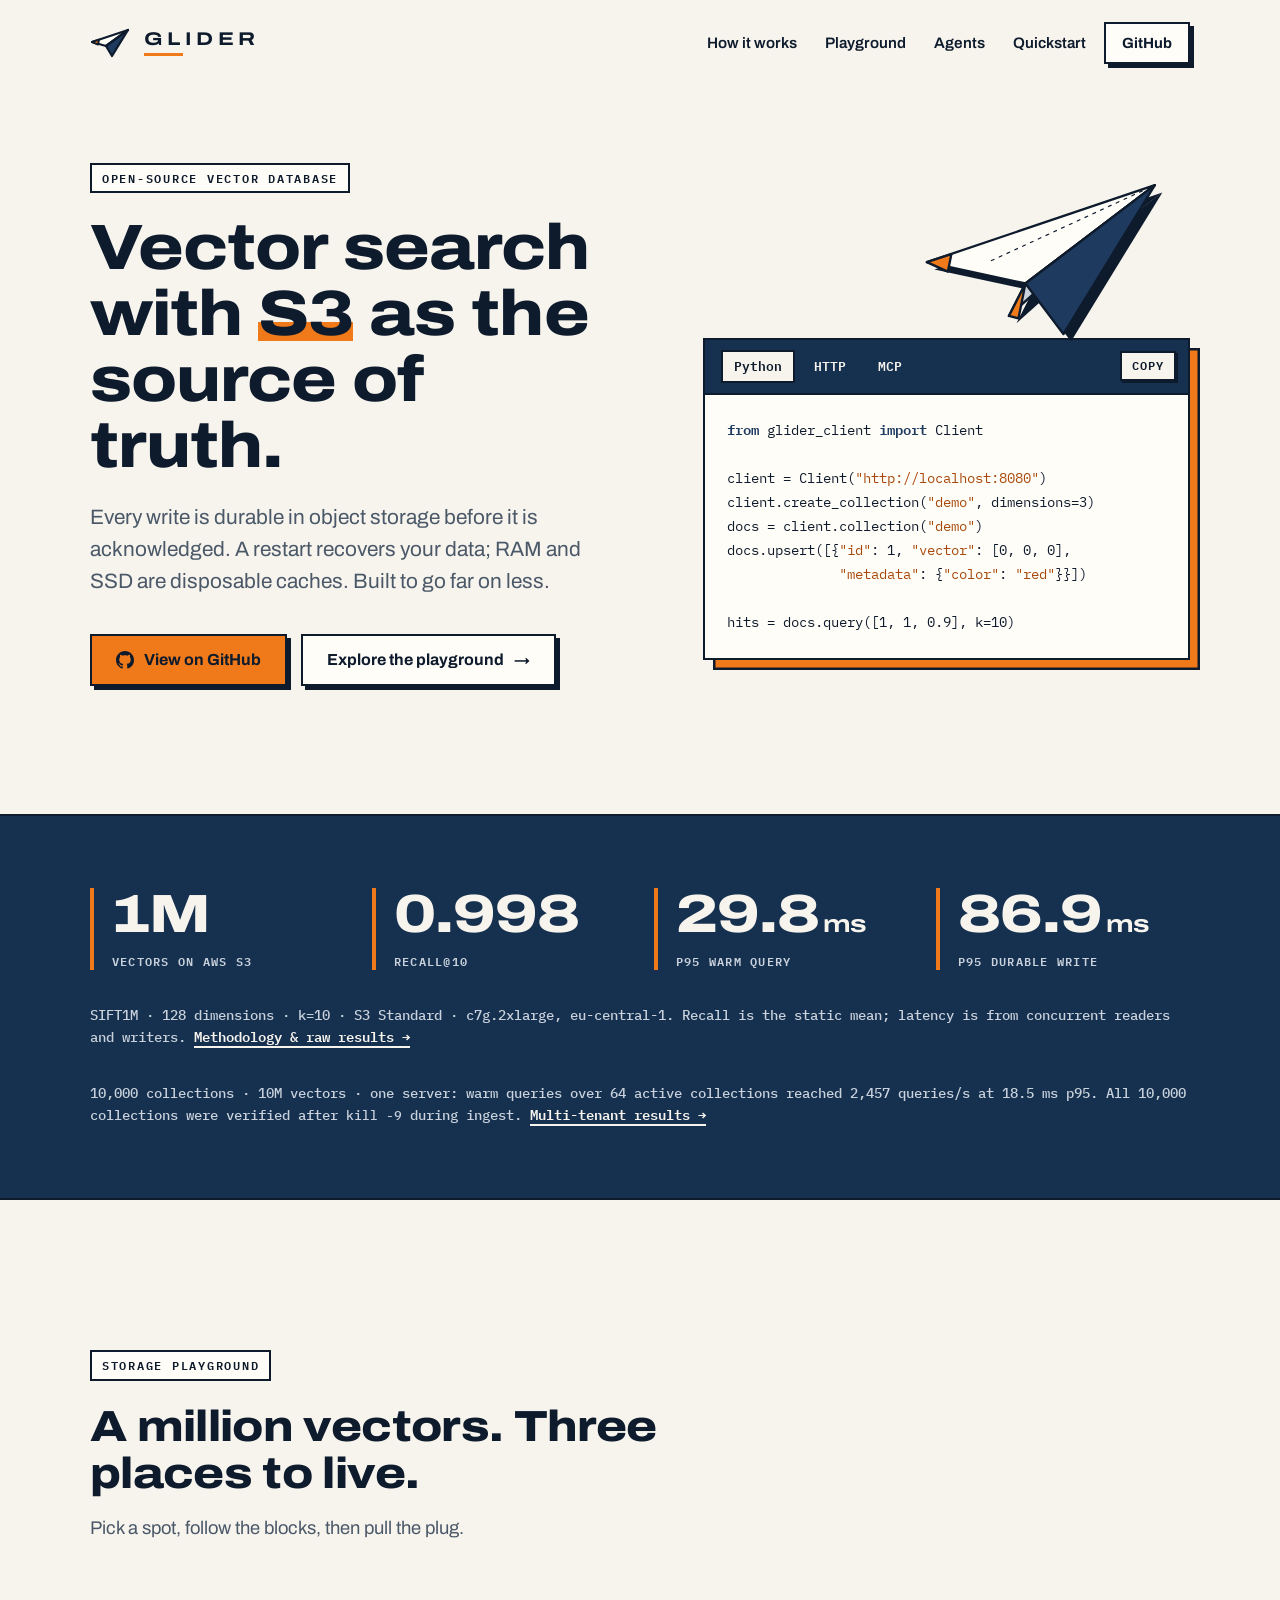
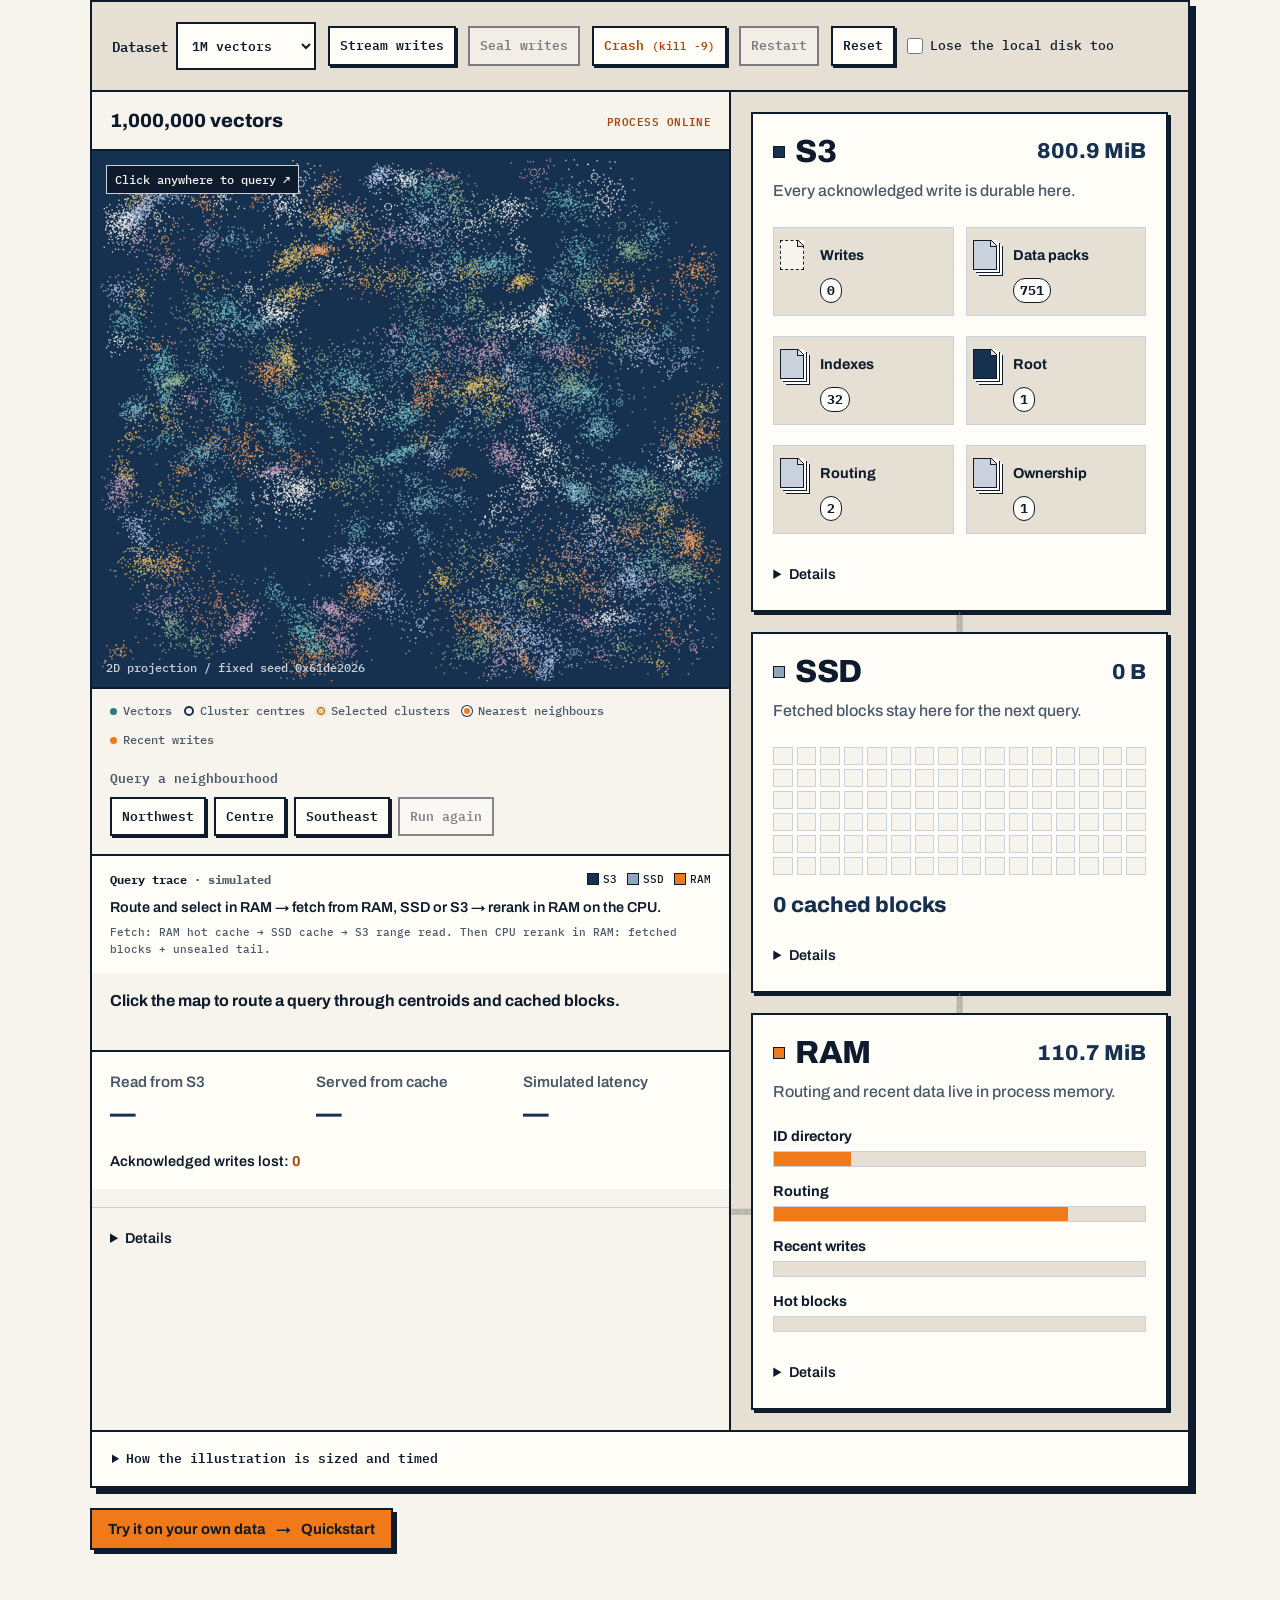
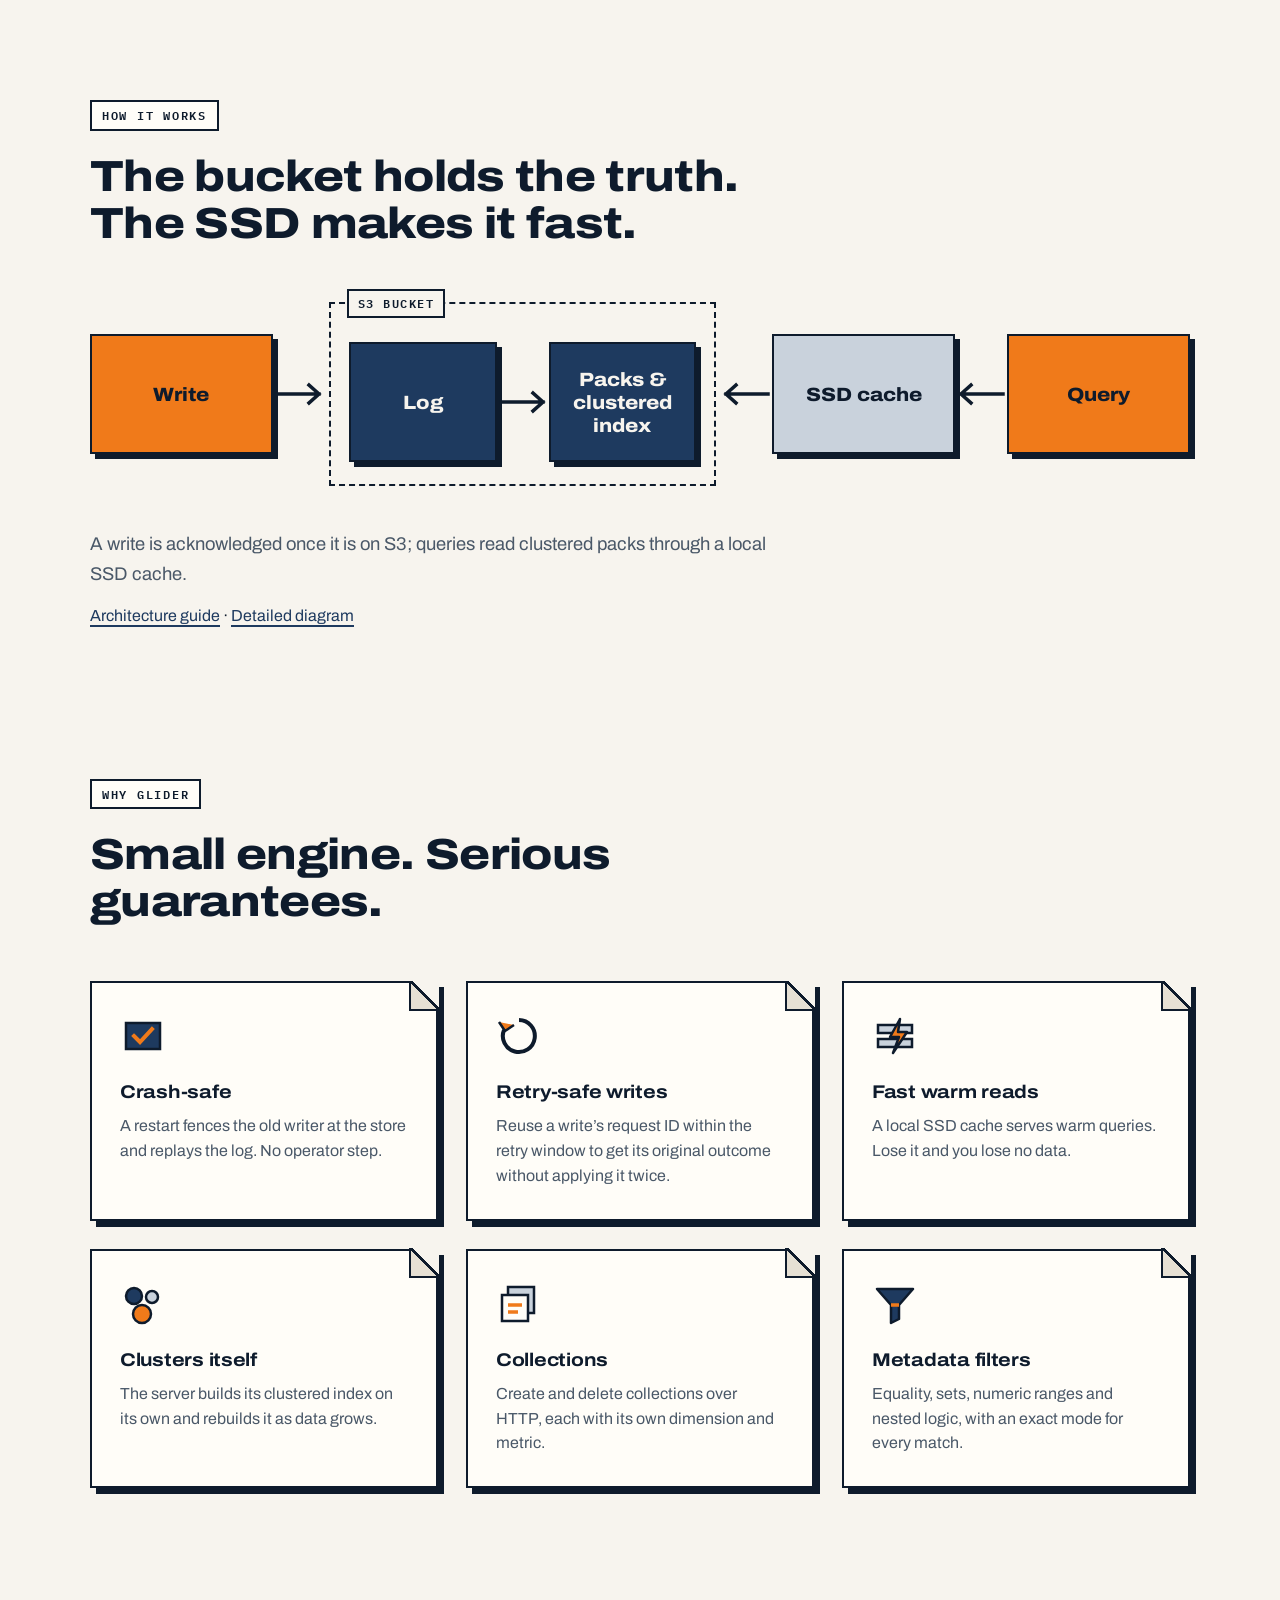
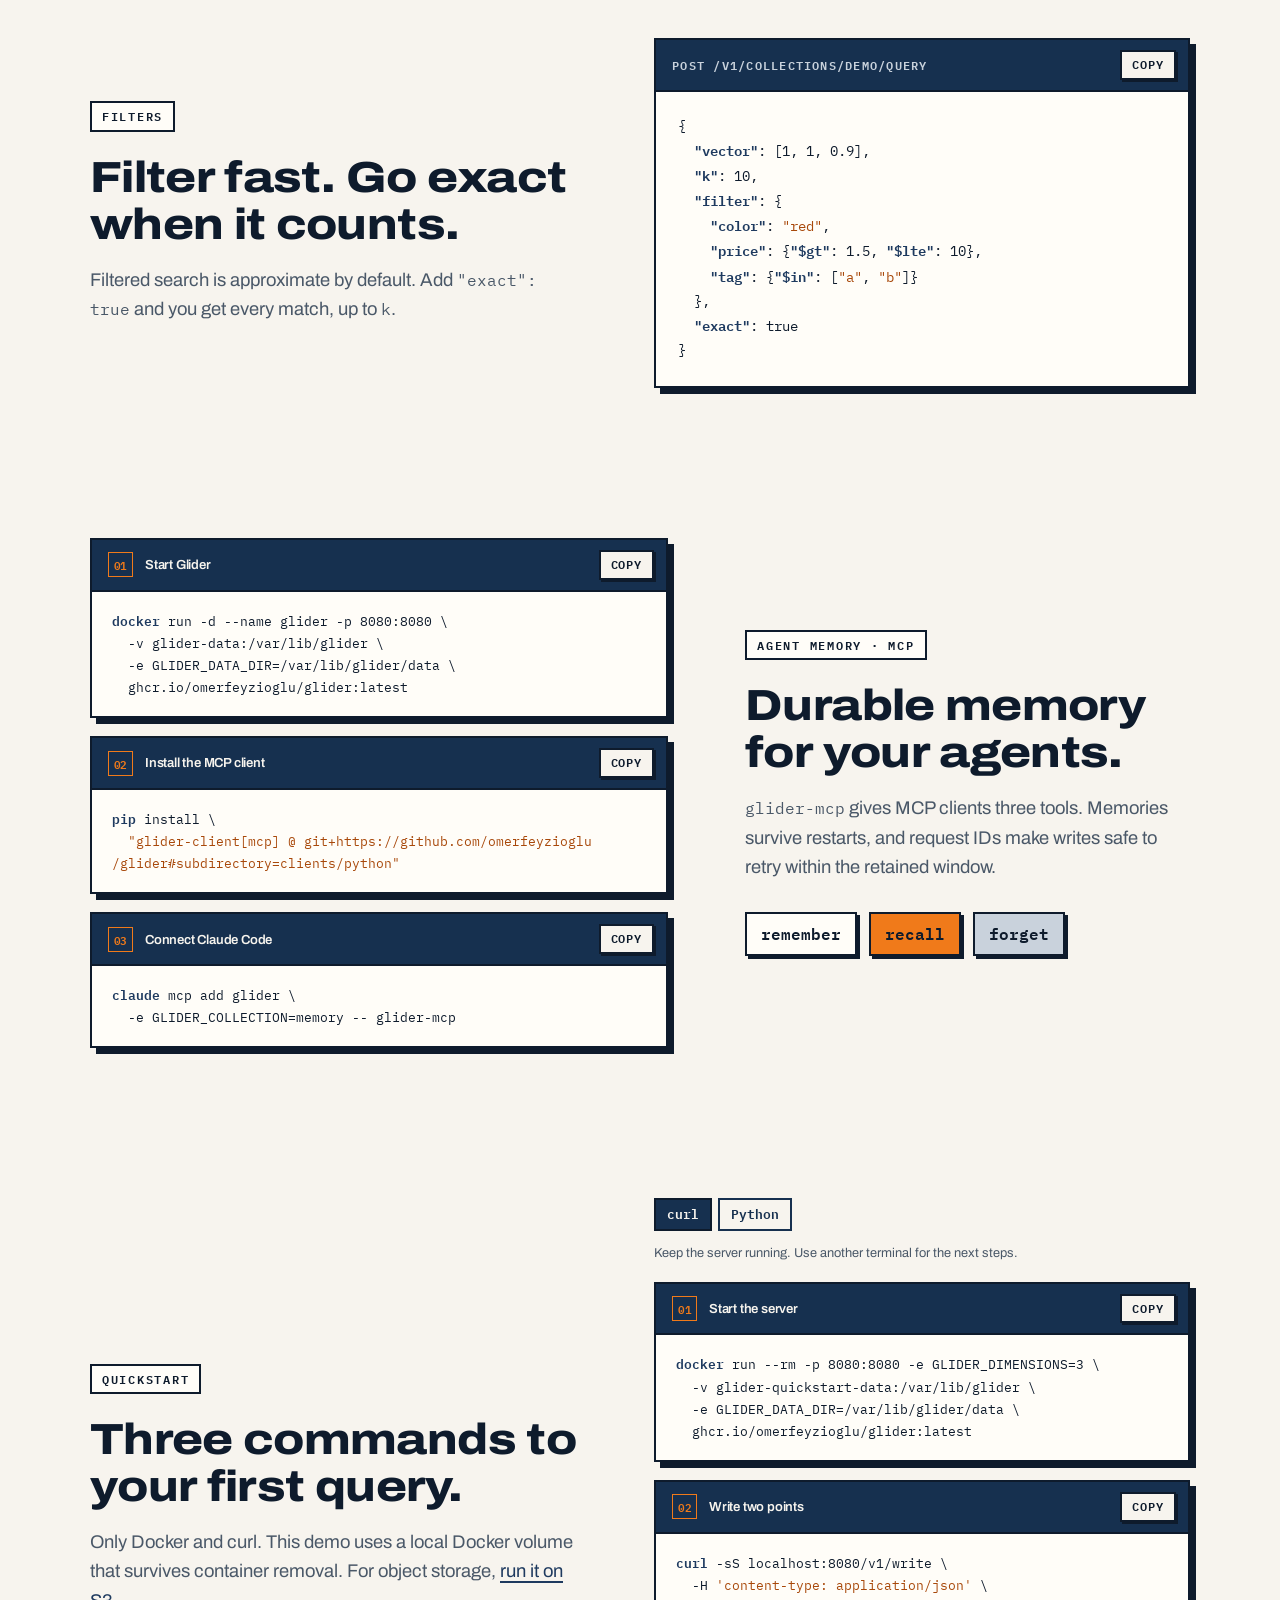
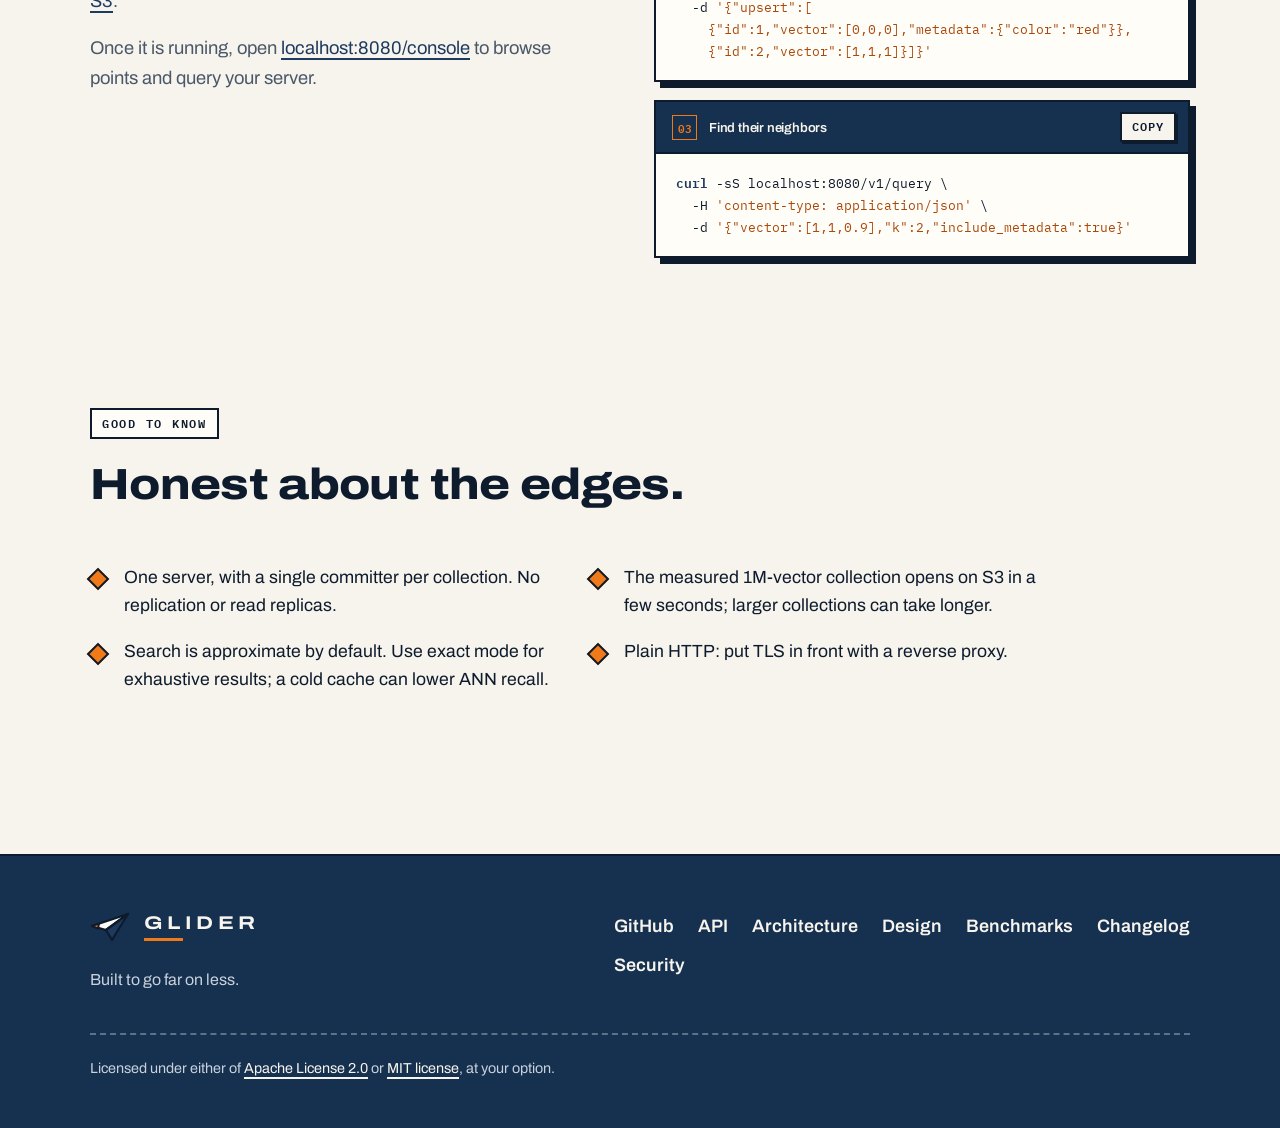
<file: site/index.html>
<!doctype html>
<html lang="en">
<head>
<meta charset="utf-8">
<meta name="viewport" content="width=device-width, initial-scale=1">
<title>Glider: a vector database with S3 as the source of truth</title>
<meta name="description" content="Glider is an open-source, single-node vector database written in Rust. Object storage is the durable state; crash-safe takeover, clustered ANN search, collections and metadata filters over HTTP/JSON.">
<meta name="color-scheme" content="light">
<meta name="theme-color" content="#F7F4EE">
<meta property="og:title" content="Glider: a vector database with S3 as the source of truth">
<meta property="og:description" content="Single-node, crash-safe vector database in Rust. Durable state lives in S3; local RAM and SSD only accelerate reads. Built to go far on less.">
<meta property="og:type" content="website">
<link rel="icon" href="favicon.svg" type="image/svg+xml">
<link rel="stylesheet" href="sim.css">
<link rel="preconnect" href="https://fonts.googleapis.com">
<link rel="preconnect" href="https://fonts.gstatic.com" crossorigin>
<link rel="stylesheet" href="https://fonts.googleapis.com/css2?family=Archivo:wdth,wght@100..125,400..800&family=IBM+Plex+Mono:wght@400;500;600&display=swap">
<style>
:root{
  --paper:#F7F4EE; --sheet:#FFFDF8; --fold:#E6E0D4;
  --ink:#0E1B2C; --navy:#16304F; --steel:#1E3A5F; --silver:#C9D2DC;
  --orange:#F07A1A; --orange-ink:#A8480A;
  --muted:#4A5868;
  --line:2.5px;
  --sans:"Archivo",ui-sans-serif,system-ui,-apple-system,"Segoe UI",Roboto,sans-serif;
  --mono:"IBM Plex Mono",ui-monospace,SFMono-Regular,Menlo,Consolas,monospace;
  --gutter:clamp(16px,4vw,40px);
}
*,*::before,*::after{box-sizing:border-box}
html{scroll-behavior:smooth;scroll-padding-top:24px}
body{margin:0;background:var(--paper);color:var(--ink);font:400 18px/1.6 var(--sans);-webkit-font-smoothing:antialiased;-webkit-text-size-adjust:100%;overflow-x:hidden}
img,svg{max-width:100%}
a{color:var(--steel);text-decoration-thickness:2px;text-underline-offset:4px}
a:hover{color:var(--orange-ink)}
:focus-visible{outline:3px solid var(--orange);outline-offset:3px}
p{margin:0}
code{font-family:var(--mono);font-size:.88em}
.wrap{max-width:1180px;margin:0 auto;padding:0 var(--gutter)}
.skip{position:absolute;left:-999px;top:8px;z-index:50;background:var(--ink);color:var(--paper);padding:10px 14px}
.skip:focus{left:8px}
.sr{position:absolute;width:1px;height:1px;margin:-1px;overflow:hidden;clip-path:inset(50%);white-space:nowrap}

/* paper sheets */
.sheet{position:relative;background:var(--sheet);border:var(--line) solid var(--ink);box-shadow:6px 6px 0 var(--ink)}
.dog::after{content:"";position:absolute;top:calc(-1 * var(--line));right:calc(-1 * var(--line));width:30px;height:30px;
  background:linear-gradient(225deg,var(--under,var(--paper)) calc(50% - 1px),var(--ink) calc(50% - 1px) calc(50% + 1.5px),var(--fold) calc(50% + 1.5px));
  border-left:var(--line) solid var(--ink);border-bottom:var(--line) solid var(--ink)}
.stack{box-shadow:10px 10px 0 calc(-1 * var(--line)) var(--orange),10px 10px 0 0 var(--ink)}

/* type */
h1,h2,h3{font-family:var(--sans);font-stretch:115%;font-weight:800;color:var(--ink);margin:0;letter-spacing:-.015em;overflow-wrap:break-word}
h1{font-size:clamp(2.2rem,5vw,4rem);line-height:1.03}
h2{font-size:clamp(1.8rem,3.4vw,2.75rem);line-height:1.08}
h3{font-size:1.15rem;line-height:1.25;font-weight:700}
.eyebrow{display:inline-block;font:600 .78rem/1 var(--mono);letter-spacing:.14em;text-transform:uppercase;color:var(--ink);background:var(--sheet);border:2px solid var(--ink);padding:7px 10px;margin-bottom:22px}
.lede{font-size:clamp(1.1rem,1.8vw,1.3rem);line-height:1.55;color:var(--muted);max-width:32rem;margin-top:22px}
.new{display:inline-block;font:600 .7rem/1 var(--mono);letter-spacing:.08em;text-transform:uppercase;background:var(--orange);color:var(--ink);border:2px solid var(--ink);padding:5px 7px;vertical-align:middle;transform:rotate(-2deg)}

/* header */
.top{padding:22px 0}
.top .wrap{display:flex;align-items:center;justify-content:space-between;gap:16px}
.brand{display:inline-flex;align-items:center;gap:14px;text-decoration:none;color:var(--ink)}
.brand svg{width:40px;height:30px;flex:none}
.word{display:inline-block;font:700 1.15rem/1 var(--sans);font-stretch:125%;letter-spacing:.24em;text-transform:uppercase;padding-bottom:8px;background:linear-gradient(var(--orange),var(--orange)) left bottom/34% 3px no-repeat}
.nav{display:flex;align-items:center;gap:6px}
.nav ul{display:flex;gap:4px;list-style:none;margin:0;padding:0}
.nav ul a{display:block;color:var(--ink);text-decoration:none;font-weight:600;font-size:.95rem;padding:8px 12px}
.nav ul a:hover{background:var(--sheet);box-shadow:inset 0 0 0 2px var(--ink)}
@media (max-width:820px){.nav ul{display:none}}

/* buttons */
.btn{display:inline-flex;align-items:center;gap:10px;min-height:52px;padding:0 24px;font:700 1rem/1 var(--sans);text-decoration:none;color:var(--ink);background:var(--sheet);border:var(--line) solid var(--ink);box-shadow:4px 4px 0 var(--ink);transition:transform .12s ease,box-shadow .12s ease}
.btn:hover{transform:translate(-2px,-2px);box-shadow:6px 6px 0 var(--ink);color:var(--ink)}
.btn:active{transform:translate(4px,4px);box-shadow:0 0 0 var(--ink)}
.btn.go{background:var(--orange)}
.btn.sm{min-height:42px;padding:0 16px;font-size:.92rem}
.btn svg{width:18px;height:18px}
.ctas{display:flex;flex-wrap:wrap;gap:14px;margin-top:36px}

section{padding:clamp(88px,12vw,150px) 0 0}

/* hero */
.hero{padding-top:clamp(36px,6vw,80px)}
.hero-grid{display:grid;grid-template-columns:minmax(0,1.1fr) minmax(0,1fr);gap:clamp(40px,6vw,80px);align-items:center}
.hero h1 .hl{background:linear-gradient(transparent 62%,var(--orange) 62%,var(--orange) 90%,transparent 90%)}
.hero-art{position:relative;padding-top:150px}
.plane{position:absolute;top:-6px;right:4%;width:min(250px,56%);z-index:2;transform:rotate(-4deg)}
@media (max-width:940px){.hero-grid{grid-template-columns:minmax(0,1fr)}.hero-art{padding-top:120px}.plane{width:min(190px,52%);top:0}}

/* code card */
.card{min-width:0}
.card-head{display:flex;align-items:center;justify-content:space-between;gap:12px;background:var(--navy);border-bottom:var(--line) solid var(--ink);padding:10px 12px 10px 16px}
.card-title{font:600 .78rem/1 var(--mono);letter-spacing:.1em;text-transform:uppercase;color:var(--silver)}
.tabs{display:flex;gap:6px}
.tabs button{appearance:none;cursor:pointer;font:600 .8rem/1 var(--mono);padding:8px 11px;color:var(--paper);background:transparent;border:2px solid transparent}
.tabs button:hover{border-color:var(--silver)}
.tabs button[aria-selected="true"]{background:var(--paper);color:var(--ink);border-color:var(--ink)}
.card pre{margin:0;padding:22px 22px 24px;overflow-x:auto;font:400 .86rem/1.75 var(--mono);color:var(--ink);background:var(--sheet)}
.card pre code{font-size:inherit}
.card-foot{display:flex;align-items:center;justify-content:space-between;gap:12px;border-top:2px dashed var(--silver);padding:10px 12px 10px 22px;font:500 .74rem/1.3 var(--mono);color:var(--muted)}
.copy{appearance:none;cursor:pointer;font:600 .74rem/1 var(--mono);letter-spacing:.08em;text-transform:uppercase;color:var(--ink);background:var(--sheet);border:2px solid var(--ink);box-shadow:2px 2px 0 var(--ink);padding:7px 10px}
.copy:active{transform:translate(2px,2px);box-shadow:none}
.card-head .copy{background:var(--paper)}
.k{color:var(--steel);font-weight:600}
.s{color:var(--orange-ink)}
.c{color:#5B6878;font-style:italic}
.p{color:#5B6878;user-select:none}

/* Numbered setup commands */
.setup{min-width:0}.setup-steps{display:grid;gap:18px}.setup-title{display:flex;align-items:center;gap:12px;font:600 .82rem/1.3 var(--sans);color:var(--paper);margin:0}.setup-number{display:grid;place-items:center;flex:none;width:25px;height:25px;border:1px solid var(--orange);color:var(--orange);font:600 .7rem var(--mono)}.setup-step pre{padding:18px 20px;font-size:.79rem;white-space:pre-wrap;overflow-wrap:anywhere}.setup-tabs{margin-bottom:12px}.setup-tabs button{color:var(--navy);border-color:var(--navy)}.setup-tabs button[aria-selected="true"]{background:var(--navy);color:var(--paper)}.setup-tabs button:hover{border-color:var(--orange)}.setup-hint{font-size:.8rem;color:var(--muted);margin:0 0 18px}.setup-step code .s{overflow-wrap:anywhere}.setup-step .copy{flex:none}

/* proof band */
.band{background:var(--navy);color:var(--paper);border-top:var(--line) solid var(--ink);border-bottom:var(--line) solid var(--ink);margin-top:clamp(80px,10vw,130px);padding:clamp(44px,6vw,72px) 0}
.facts{display:grid;grid-template-columns:repeat(4,minmax(0,1fr));gap:28px;margin:0}
.facts div{border-left:4px solid var(--orange);padding-left:18px}
.facts dt{font:600 .78rem/1.3 var(--mono);letter-spacing:.1em;text-transform:uppercase;color:var(--silver);margin-top:12px}
.facts dd{margin:0;font:800 clamp(2.2rem,4.2vw,3.4rem)/1 var(--sans);font-stretch:125%;letter-spacing:-.02em;color:var(--paper)}
.facts dd small{font-size:.45em;font-weight:700;margin-left:4px}
.facts{display:flex;flex-wrap:wrap}
.facts>div{flex:1 1 140px;display:flex;flex-direction:column-reverse;justify-content:flex-end}
.band-note{margin-top:34px;font:500 .9rem/1.5 var(--mono);color:var(--silver)}
.band-note a{color:var(--paper);font-weight:600}
.band-note a:hover{color:var(--orange)}

/* section heads */
.head{max-width:44rem;margin-bottom:clamp(36px,5vw,56px)}
.head p:not(.eyebrow){margin-top:18px;font-size:1.15rem;color:var(--muted)}
.two{display:grid;grid-template-columns:minmax(0,1fr) minmax(0,1.1fr);gap:clamp(36px,6vw,80px);align-items:center}
.two .head{margin-bottom:0}
@media (min-width:941px){.two.flip{grid-template-columns:minmax(0,1.3fr) minmax(0,1fr)}.two.flip>.head{order:2}}
@media (max-width:940px){.two{grid-template-columns:minmax(0,1fr)}}

/* architecture */
.arch{display:flex;align-items:center;gap:0}
.node{flex:1 1 0;min-width:0;display:flex;align-items:center;justify-content:center;text-align:center;min-height:120px;padding:18px 14px;font:800 clamp(1rem,1.5vw,1.25rem)/1.2 var(--sans);font-stretch:112%;background:var(--sheet);border:var(--line) solid var(--ink);box-shadow:5px 5px 0 var(--ink)}
.node.s3{background:var(--steel);color:var(--paper)}
.node.cache{background:var(--silver)}
.node.act{background:var(--orange)}
.bucket{flex:2.3 1 0;min-width:0;position:relative;display:flex;align-items:center;border:var(--line) dashed var(--ink);padding:38px 18px 22px;margin:0 4px}
.bucket .tagline{position:absolute;top:-15px;left:16px;font:600 .78rem/1 var(--mono);letter-spacing:.12em;text-transform:uppercase;background:var(--paper);border:2px solid var(--ink);padding:6px 9px}
.arr{flex:none;width:52px;height:24px;display:block}
.arr.back{transform:scaleX(-1)}
.arch-note{margin-top:44px;max-width:44rem;font-size:1.15rem;color:var(--muted)}
.arch-more{margin-top:14px;font-size:1rem}
@media (max-width:860px){
  .arch,.bucket{flex-direction:column;align-items:stretch}
  .node{min-height:76px}
  .bucket{padding:40px 16px 18px;margin:4px 0}
  .arr{align-self:center;width:24px;height:44px}
  .arr svg{display:block}
  .arr{transform:rotate(90deg);width:44px;height:24px;margin:10px 0}
  .arr.back{transform:rotate(-90deg)}
}

/* features */
.grid{display:grid;grid-template-columns:repeat(3,minmax(0,1fr));gap:28px}
.feat{padding:30px 28px 30px;--under:var(--paper)}
.feat .ic{width:46px;height:46px;margin-bottom:22px;display:block}
.feat p{margin-top:10px;color:var(--muted);font-size:1rem;line-height:1.55}
.feat h3 .new{margin-left:6px}
@media (max-width:980px){.grid{grid-template-columns:repeat(2,minmax(0,1fr))}}
@media (max-width:620px){.grid{grid-template-columns:minmax(0,1fr)}}

/* chips */
.chips{display:flex;flex-wrap:wrap;gap:12px;margin:30px 0 0;padding:0;list-style:none}
.chips li{font:600 1rem/1 var(--mono);padding:12px 14px;background:var(--sheet);border:2px solid var(--ink);box-shadow:3px 3px 0 var(--ink)}
.chips li:nth-child(2){background:var(--orange)}
.chips li:nth-child(3){background:var(--silver)}
.fine{margin-top:22px;font-size:.95rem;color:var(--muted)}

/* limits */
.limits{list-style:none;margin:0;padding:0;display:grid;grid-template-columns:repeat(2,minmax(0,1fr));gap:18px 40px;max-width:60rem}
.limits li{font-size:1.1rem;padding-left:34px;position:relative}
.limits li::before{content:"";position:absolute;left:0;top:.42em;width:16px;height:16px;background:var(--orange);border:2px solid var(--ink);transform:rotate(45deg)}
@media (max-width:720px){.limits{grid-template-columns:minmax(0,1fr)}}

/* footer */
footer{margin-top:clamp(100px,13vw,160px);background:var(--navy);color:var(--paper);border-top:var(--line) solid var(--ink);padding:56px 0 48px}
.fgrid{display:flex;flex-wrap:wrap;align-items:flex-start;justify-content:space-between;gap:36px}
footer .brand{color:var(--paper)}
footer .tag{margin-top:16px;color:var(--silver);font-size:1rem}
footer ul{list-style:none;margin:0;padding:0;display:flex;flex-wrap:wrap;gap:10px 24px;max-width:36rem}
footer ul a{color:var(--paper);text-decoration:none;font-weight:600}
footer ul a:hover{color:var(--orange);text-decoration:underline}
footer .lic{margin-top:40px;padding-top:22px;border-top:2px dashed rgba(201,210,220,.4);font-size:.9rem;color:var(--silver)}
footer .lic a{color:var(--paper)}

@media (max-width:600px){.card pre{font-size:.76rem;padding:18px 16px 20px}.feat{padding:24px 22px}}
@media (prefers-reduced-motion: reduce){html{scroll-behavior:auto}.btn,.btn:hover{transition:none;transform:none}}
</style>
</head>
<body>
<a class="skip" href="#main">Skip to content</a>

<svg width="0" height="0" style="position:absolute" aria-hidden="true" focusable="false">
  <defs>
    <symbol id="arrow" viewBox="0 0 52 24"><path d="M4 12H46M36 3l10 9-10 9" fill="none" stroke="#0E1B2C" stroke-width="3.5" stroke-linecap="square"/></symbol>
    <symbol id="mark" viewBox="0 0 40 30"><path d="M2 14 38 2 16 18Z" fill="#FFFDF8" stroke="#0E1B2C" stroke-width="2.2" stroke-linejoin="round"/><path d="M16 18 38 2 22 28Z" fill="#1E3A5F" stroke="#0E1B2C" stroke-width="2.2" stroke-linejoin="round"/><path d="M2 14 9 11.6 8 16.6Z" fill="#F07A1A" stroke="#0E1B2C" stroke-width="2" stroke-linejoin="round"/></symbol>
  </defs>
</svg>

<header class="top">
  <div class="wrap">
    <a class="brand" href="#top" aria-label="Glider, back to top">
      <svg aria-hidden="true"><use href="#mark"/></svg>
      <span class="word">Glider</span>
    </a>
    <nav class="nav" aria-label="Primary">
      <ul>
        <li><a href="#how">How it works</a></li>
        <li><a href="#playground">Playground</a></li>
        <li><a href="#agents">Agents</a></li>
        <li><a href="#quickstart">Quickstart</a></li>
      </ul>
      <a class="btn sm" href="https://github.com/omerfeyzioglu/glider">GitHub</a>
    </nav>
  </div>
</header>

<main id="main">

<div class="hero" id="top">
  <div class="wrap hero-grid">
    <div>
      <p class="eyebrow">Open-source vector database</p>
      <h1>Vector search with <span class="hl">S3</span> as the source of truth.</h1>
      <p class="lede">Every write is durable in object storage before it is acknowledged. A restart recovers your data; RAM and SSD are disposable caches. Built to go far on less.</p>
      <div class="ctas">
        <a class="btn go" href="https://github.com/omerfeyzioglu/glider">
          <svg viewBox="0 0 16 16" aria-hidden="true" fill="currentColor"><path d="M8 0C3.58 0 0 3.58 0 8c0 3.54 2.29 6.53 5.47 7.59.4.07.55-.17.55-.38 0-.19-.01-.82-.01-1.49-2.01.37-2.53-.49-2.69-.94-.09-.23-.48-.94-.82-1.13-.28-.15-.68-.52-.01-.53.63-.01 1.08.58 1.23.82.72 1.21 1.87.87 2.33.66.07-.52.28-.87.51-1.07-1.78-.2-3.64-.89-3.64-3.95 0-.87.31-1.59.82-2.15-.08-.2-.36-1.02.08-2.12 0 0 .67-.21 2.2.82.64-.18 1.32-.27 2-.27.68 0 1.36.09 2 .27 1.53-1.04 2.2-.82 2.2-.82.44 1.1.16 1.92.08 2.12.51.56.82 1.27.82 2.15 0 3.07-1.87 3.75-3.65 3.95.29.25.54.73.54 1.48 0 1.07-.01 1.93-.01 2.2 0 .21.15.46.55.38A8.013 8.013 0 0016 8c0-4.42-3.58-8-8-8z"/></svg>
          View on GitHub
        </a>
        <a class="btn" href="#playground">Explore the playground <span aria-hidden="true">&rarr;</span></a>
      </div>
    </div>

    <div class="hero-art">
      <svg class="plane" viewBox="0 0 320 210" aria-hidden="true" focusable="false">
        <g transform="translate(9 10)" fill="#0E1B2C">
          <path d="M8 92 306 14 132 128Z"/><path d="M132 128 306 14 176 196Z"/><path d="M132 128 306 14 108 168Z"/>
        </g>
        <g stroke="#0E1B2C" stroke-width="3" stroke-linejoin="round">
          <path d="M8 92 306 14 132 128Z" fill="#FFFDF8"/>
          <path d="M132 128 306 14 108 168Z" fill="#C9D2DC"/>
          <path d="M132 128 306 14 176 196Z" fill="#1E3A5F"/>
          <path d="M8 92 40 84 34 106Z" fill="#F07A1A"/>
          <path d="M108 168 132 128 120 172Z" fill="#F07A1A"/>
        </g>
        <path d="M90 96 306 14" stroke="#0E1B2C" stroke-width="1.5" stroke-dasharray="5 6" fill="none"/>
      </svg>
      <div class="card sheet stack" data-tabs>
        <div class="card-head">
          <div class="tabs" role="tablist" aria-label="Example">
            <button type="button" role="tab" id="t-py" aria-controls="p-py" aria-selected="true">Python</button>
            <button type="button" role="tab" id="t-http" aria-controls="p-http" aria-selected="false" tabindex="-1">HTTP</button>
            <button type="button" role="tab" id="t-mcp" aria-controls="p-mcp" aria-selected="false" tabindex="-1">MCP</button>
          </div>
        </div>
        <div role="tabpanel" id="p-py" aria-labelledby="t-py" tabindex="0"><pre><code><span class="k">from</span> glider_client <span class="k">import</span> Client

client = Client(<span class="s">"http://localhost:8080"</span>)
client.create_collection(<span class="s">"demo"</span>, dimensions=3)
docs = client.collection(<span class="s">"demo"</span>)
docs.upsert([{<span class="s">"id"</span>: 1, <span class="s">"vector"</span>: [0, 0, 0],
              <span class="s">"metadata"</span>: {<span class="s">"color"</span>: <span class="s">"red"</span>}}])

hits = docs.query([1, 1, 0.9], k=10)</code></pre></div>
        <div role="tabpanel" id="p-http" aria-labelledby="t-http" tabindex="0" hidden><pre><code><span class="c"># After creating and writing the demo collection</span>
<span class="k">curl</span> -sS localhost:8080/v1/collections/demo/query \
  -H <span class="s">'content-type: application/json'</span> \
  -d <span class="s">'{"vector":[1,1,0.9],"k":10}'</span></code></pre></div>
        <div role="tabpanel" id="p-mcp" aria-labelledby="t-mcp" tabindex="0" hidden><pre><code><span class="k">claude</span> mcp add glider \
  -e GLIDER_COLLECTION=memory -- glider-mcp</code></pre></div>
      </div>
    </div>
  </div>

  <div class="band">
    <div class="wrap">
      <h2 class="sr">Measured results</h2>
      <dl class="facts">
        <div><dt>vectors on AWS S3</dt><dd>1M</dd></div>
        <div><dt>recall@10</dt><dd>0.998</dd></div>
        <div><dt>p95 warm query</dt><dd>29.8<small>ms</small></dd></div>
        <div><dt>p95 durable write</dt><dd>86.9<small>ms</small></dd></div>
      </dl>
      <p class="band-note">SIFT1M &middot; 128 dimensions &middot; k=10 &middot; S3 Standard &middot; c7g.2xlarge, eu-central-1. Recall is the static mean; latency is from concurrent readers and writers. <a href="https://github.com/omerfeyzioglu/glider/blob/main/benchmarks/M39.md#current-main-on-s3">Methodology &amp; raw results &rarr;</a></p>
      <p class="band-note">10,000 collections &middot; 10M vectors &middot; one server: warm queries over 64 active collections reached 2,457 queries/s at 18.5&nbsp;ms p95. All 10,000 collections were verified after <code>kill -9</code> during ingest. <a href="https://github.com/omerfeyzioglu/glider/blob/main/BENCHMARKS.md#multi-tenant-server-scenario">Multi-tenant results &rarr;</a></p>
    </div>
  </div>
</div>

<section id="playground" aria-labelledby="sim-title">
  <div class="wrap">
    <div class="head">
      <p class="eyebrow">Storage playground</p>
      <h2 id="sim-title">A million vectors. Three places to live.</h2>
      <p>Pick a spot, follow the blocks, then pull the plug.</p>
    </div>
    <div class="sheet sim" id="sim-app">
      <div class="sim-toolbar">
        <label class="sim-dataset">Dataset <select id="sim-size"><option value="100000">100K vectors</option><option value="1000000" selected>1M vectors</option><option value="10000000">10M vectors</option></select></label>
        <button type="button" id="sim-stream" aria-pressed="false">Stream writes</button>
        <button type="button" id="sim-seal">Seal writes</button>
        <button type="button" id="sim-crash" class="sim-danger">Crash <code>(kill -9)</code></button>
        <button type="button" id="sim-restart" disabled>Restart</button>
        <button type="button" id="sim-reset">Reset</button>
        <label class="sim-check"><input type="checkbox" id="sim-lose-disk"> Lose the local disk too</label>
      </div>
      <div class="sim-layout" id="sim-grid">
        <canvas id="sim-tracks" class="sim-tracks" aria-hidden="true"></canvas>
        <div class="sim-map-panel">
          <div class="sim-map-heading"><strong id="sim-count">1,000,000 vectors</strong><span id="sim-status">PROCESS ONLINE</span></div>
          <div class="sim-map-wrap">
            <canvas id="sim-map" role="img" aria-label="Two-dimensional vector projection; use the three preset query buttons below for keyboard access."></canvas>
            <span class="sim-map-tip">Click anywhere to query ↗</span>
            <span class="sim-map-axis">2D projection / fixed seed 0x61de2026</span>
            <div class="sim-offline" id="sim-offline" hidden><strong>Process killed.</strong><span>The dots are still durable in S3.</span></div>
          </div>
          <div class="sim-map-key"><span><i class="sim-dot" aria-hidden="true"></i> Vectors</span><span><i class="sim-center" aria-hidden="true"></i> Cluster centres</span><span title="Highlighted vectors belong to the clusters selected for this query; bright dots mark their centres."><i class="sim-selected" aria-hidden="true"></i> <span id="sim-selected-label">Selected clusters</span></span><span><i class="sim-neighbor" aria-hidden="true"></i> Nearest neighbours</span><span><i class="sim-write-dot" aria-hidden="true"></i> Recent writes</span></div>
          <div class="sim-presets" aria-label="Preset queries"><span>Query a neighbourhood</span><button type="button" data-query="0">Northwest</button><button type="button" data-query="1">Centre</button><button type="button" data-query="2">Southeast</button><button type="button" id="sim-again" disabled>Run again</button></div>
          <div class="sim-trace">
            <div class="sim-trace-heading"><strong>Query trace <small>· simulated</small></strong><div class="sim-tier-key" aria-label="Tier colours"><span><i class="sim-tier-chip s3" aria-hidden="true"></i>S3</span><span><i class="sim-tier-chip ssd" aria-hidden="true"></i>SSD</span><span><i class="sim-tier-chip ram" aria-hidden="true"></i>RAM</span></div></div>
            <ol id="sim-trace-bar" class="sim-trace-bar" aria-label="Query phases in execution order" hidden></ol>
            <p id="sim-trace-summary" class="sim-trace-summary">Route and select in RAM → fetch from RAM, SSD or S3 → rerank in RAM on the CPU.</p>
            <p class="sim-trace-note">Fetch: RAM hot cache → SSD cache → S3 range read. Then CPU rerank in RAM: fetched blocks + unsealed tail.</p>
          </div>
          <p id="sim-caption" class="sim-caption" role="status" aria-live="polite">Click the map to route a query through centroids and cached blocks.</p>
          <dl id="sim-query-card" class="sim-query-card" aria-label="Current query statistics">
            <div><dt>Read from S3</dt><dd id="sim-remote">—</dd></div>
            <div><dt>Served from cache</dt><dd id="sim-cache">—</dd></div>
            <div><dt>Simulated latency</dt><dd id="sim-latency">—</dd></div>
          </dl>
          <p class="sim-loss">Acknowledged writes lost: <strong id="sim-lost">0</strong></p>
          <details class="sim-details sim-query-details"><summary>Details</summary>
            <dl class="sim-query-extra"><div><dt>Clusters probed</dt><dd id="sim-probes">—</dd></div><div><dt>Blocks read / candidates</dt><dd id="sim-reads">—</dd></div><div><dt>RAM / SSD / S3 hits</dt><dd id="sim-sources">—</dd></div></dl>
            <div id="sim-blocks" class="sim-query-blocks" aria-label="Candidate block reads"><span>Up to 12 candidate blocks · 8 range GETs · 1 MiB remote</span></div>
            <p class="sim-result" id="sim-results">Top-10 neighbours appear as connected points after a query.</p>
            <table class="sim-result-table" id="sim-result-table" hidden>
              <caption>Nearest neighbors &middot; squared Euclidean distance</caption>
              <thead><tr><th scope="col">Rank</th><th scope="col">ID</th><th scope="col">Distance</th></tr></thead>
              <tbody id="sim-result-rows"></tbody>
            </table>
            <p>Latency = 0.25 ms RAM routing + 0.25 ms RAM selection + 0.5 ms RAM CPU reranking + 0.1 ms per RAM hit + 0.5 ms per SSD hit + 20 ms per batch of four parallel S3 reads. Illustrative, not measured.</p>
          </details>
        </div>
        <div class="sim-tiers">
          <article class="sim-tier sim-s3" id="sim-s3">
            <header><h3><i class="sim-tier-chip s3" aria-hidden="true"></i>S3</h3><strong id="sim-s3-size"></strong></header>
            <p>Every acknowledged write is durable here.</p>
            <div class="sim-objects" id="sim-objects"></div>
            <details class="sim-details"><summary>Details</summary><div id="sim-object-details"></div><p id="sim-s3-note"></p><p>Immutable logs acknowledge writes; a published root selects sealed packs, indexes and manifests.</p></details>
          </article>
          <article class="sim-tier" id="sim-ssd">
            <header><h3><i class="sim-tier-chip ssd" aria-hidden="true"></i>SSD</h3><strong id="sim-ssd-size"></strong></header>
            <p>Fetched blocks stay here for the next query.</p>
            <div class="sim-slots" id="sim-ssd-slots" role="img" aria-label="SSD cache occupancy"></div>
            <strong class="sim-tier-number" id="sim-ssd-count"></strong>
            <details class="sim-details"><summary>Details</summary>
              <div class="sim-ssd-controls"><label class="sim-check"><input type="checkbox" id="sim-warm"> Background warm-up</label><label>Capacity <select id="sim-capacity"><option value="256">256 MiB</option><option value="1">1 MiB · see eviction</option></select></label></div>
              <p id="sim-ssd-note"></p><p>Slots show capacity, not physical blocks. Least recently used blocks are evicted when full; losing this disk loses no acknowledged writes.</p>
            </details>
          </article>
          <article class="sim-tier sim-ram" id="sim-ram">
            <header><h3><i class="sim-tier-chip ram" aria-hidden="true"></i>RAM</h3><strong id="sim-ram-size"></strong></header>
            <p>Routing and recent data live in process memory.</p>
            <div class="sim-memory" id="sim-memory"></div>
            <details class="sim-details"><summary>Details</summary><div id="sim-memory-details"></div><p>Full vectors enter RAM only as fetched blocks or unsealed writes. The hot block cache is bounded to 4 MiB; a crash clears all process memory.</p></details>
          </article>
          <div class="sim-recovery" id="sim-recovery" hidden><label for="sim-progress">Rebuilding from S3</label><progress id="sim-progress" value="0" max="1"></progress></div>
        </div>
      </div>
      <details class="sim-model-note"><summary>How the illustration is sized and timed</summary><p>30,000 sampled dots stand for the selected dataset, already sealed and clustered (including the 100K example). Seeded Gaussian-mixture islands with Poisson-disc centres have varied populations averaging about 4,000 vectors per centroid. Projected islands can overlap; cluster membership represents the original embedding. Routing uses the M31 profile's 32 probes, scaled to 4 for 100K. Reranking is exact within selected blocks and the tail; the overall search is approximate. The projection and five-bit scores use two dimensions, while sizes assume 128-dimensional float32 vectors: 24 B per directory slot, 80 B of five-bit codes + 4 B ID offset + 8 B posting sequence per sealed row, 512 B per centroid, and 640 B per tail/log row. Blocks are sized proportionally up to 120 KiB; packs hold up to eight blocks (960 KiB) plus sketches. Compression, allocator overhead, routing cache files and retired objects are omitted. RAM's hot cache is 4 MiB; SSD defaults to 256 MiB. Latency = 0.25 ms RAM routing + 0.25 ms RAM selection + 0.5 ms RAM CPU reranking + 0.1 ms per RAM hit + 0.5 ms per SSD hit + 20 ms per batch of four parallel S3 range GETs. Trace widths follow these simulated phase times with a 14% minimum per phase; the animation stretches the whole query to 1.2 seconds. Each batch adds 100 new IDs; 32 log objects trigger sealing. Restart compresses the real lease wait and recovery into five visual stages.</p></details>
    </div>
    <p class="sim-cta"><a class="btn sm go" href="#quickstart">Try it on your own data <span aria-hidden="true">→</span> Quickstart</a></p>
    <noscript><p>Enable JavaScript for the storage simulation, or <a href="#quickstart">run Glider locally</a>.</p></noscript>
  </div>
</section>

<section id="how" aria-labelledby="how-title">
  <div class="wrap">
    <div class="head">
      <p class="eyebrow">How it works</p>
      <h2 id="how-title">The bucket holds the truth. The SSD makes it fast.</h2>
    </div>
    <div class="arch" role="img" aria-label="Write goes to the log on S3, which is folded into packs and a clustered index on S3. A query reads the packs through the SSD cache.">
      <div class="node act">Write</div>
      <svg class="arr" aria-hidden="true"><use href="#arrow"/></svg>
      <div class="bucket">
        <span class="tagline">S3 bucket</span>
        <div class="node s3">Log</div>
        <svg class="arr" aria-hidden="true"><use href="#arrow"/></svg>
        <div class="node s3">Packs &amp; clustered index</div>
      </div>
      <svg class="arr back" aria-hidden="true"><use href="#arrow"/></svg>
      <div class="node cache">SSD cache</div>
      <svg class="arr back" aria-hidden="true"><use href="#arrow"/></svg>
      <div class="node act">Query</div>
    </div>
    <p class="arch-note">A write is acknowledged once it is on S3; queries read clustered packs through a local SSD cache.</p>
    <p class="arch-more"><a href="https://github.com/omerfeyzioglu/glider/blob/main/docs/ARCHITECTURE.md">Architecture guide</a> &middot; <a href="runtime.svg">Detailed diagram</a></p>
  </div>
</section>

<section id="why" aria-labelledby="why-title">
  <div class="wrap">
    <div class="head">
      <p class="eyebrow">Why Glider</p>
      <h2 id="why-title">Small engine. Serious guarantees.</h2>
    </div>
    <div class="grid">
      <article class="feat sheet dog">
        <svg class="ic" viewBox="0 0 46 46" aria-hidden="true"><path d="M6 10h34v26H6z" fill="#1E3A5F" stroke="#0E1B2C" stroke-width="2.5"/><path d="M14 23l6 6 12-13" fill="none" stroke="#F07A1A" stroke-width="4" stroke-linecap="square"/></svg>
        <h3>Crash-safe</h3>
        <p>A restart fences the old writer at the store and replays the log. No operator step.</p>
      </article>
      <article class="feat sheet dog">
        <svg class="ic" viewBox="0 0 46 46" aria-hidden="true"><path d="M23 7a16 16 0 1 1-15 10" fill="none" stroke="#0E1B2C" stroke-width="4"/><path d="M3 9l6 9 9-6" fill="#F07A1A" stroke="#0E1B2C" stroke-width="2.5" stroke-linejoin="round"/></svg>
        <h3>Retry-safe writes</h3>
        <p>Reuse a write&rsquo;s request ID within the retry window to get its original outcome without applying it twice.</p>
      </article>
      <article class="feat sheet dog">
        <svg class="ic" viewBox="0 0 46 46" aria-hidden="true"><path d="M6 12h34v8H6zM6 26h34v8H6z" fill="#C9D2DC" stroke="#0E1B2C" stroke-width="2.5"/><path d="M28 6 18 24h9l-6 16 14-21h-9z" fill="#F07A1A" stroke="#0E1B2C" stroke-width="2.5" stroke-linejoin="round"/></svg>
        <h3>Fast warm reads</h3>
        <p>A local SSD cache serves warm queries. Lose it and you lose no data.</p>
      </article>
      <article class="feat sheet dog">
        <svg class="ic" viewBox="0 0 46 46" aria-hidden="true"><circle cx="14" cy="15" r="8" fill="#1E3A5F" stroke="#0E1B2C" stroke-width="2.5"/><circle cx="32" cy="16" r="6" fill="#C9D2DC" stroke="#0E1B2C" stroke-width="2.5"/><circle cx="22" cy="33" r="9" fill="#F07A1A" stroke="#0E1B2C" stroke-width="2.5"/></svg>
        <h3>Clusters itself</h3>
        <p>The server builds its clustered index on its own and rebuilds it as data grows.</p>
      </article>
      <article class="feat sheet dog">
        <svg class="ic" viewBox="0 0 46 46" aria-hidden="true"><path d="M12 6h26v26H12z" fill="#C9D2DC" stroke="#0E1B2C" stroke-width="2.5"/><path d="M6 14h26v26H6z" fill="#FFFDF8" stroke="#0E1B2C" stroke-width="2.5"/><path d="M12 24h14M12 31h10" stroke="#F07A1A" stroke-width="3.5"/></svg>
        <h3>Collections</h3>
        <p>Create and delete collections over HTTP, each with its own dimension and metric.</p>
      </article>
      <article class="feat sheet dog">
        <svg class="ic" viewBox="0 0 46 46" aria-hidden="true"><path d="M5 8h36L27 24v14l-8 4V24Z" fill="#1E3A5F" stroke="#0E1B2C" stroke-width="2.5" stroke-linejoin="round"/><path d="M19 24h8" stroke="#F07A1A" stroke-width="3.5"/></svg>
        <h3>Metadata filters</h3>
        <p>Equality, sets, numeric ranges and nested logic, with an exact mode for every match.</p>
      </article>
    </div>
  </div>
</section>

<section id="filters" aria-labelledby="filters-title">
  <div class="wrap two">
    <div class="head">
      <p class="eyebrow">Filters</p>
      <h2 id="filters-title">Filter fast. Go exact when it counts.</h2>
      <p>Filtered search is approximate by default. Add <code>"exact": true</code> and you get every match, up to <code>k</code>.</p>
    </div>
    <div class="card sheet" data-copy>
      <div class="card-head"><span class="card-title">POST /v1/collections/demo/query</span></div>
<pre><code>{
  <span class="k">"vector"</span>: [1, 1, 0.9],
  <span class="k">"k"</span>: 10,
  <span class="k">"filter"</span>: {
    <span class="k">"color"</span>: <span class="s">"red"</span>,
    <span class="k">"price"</span>: {<span class="k">"$gt"</span>: 1.5, <span class="k">"$lte"</span>: 10},
    <span class="k">"tag"</span>: {<span class="k">"$in"</span>: [<span class="s">"a"</span>, <span class="s">"b"</span>]}
  },
  <span class="k">"exact"</span>: true
}</code></pre>
    </div>
  </div>
</section>

<section id="agents" aria-labelledby="agents-title">
  <div class="wrap two flip">
    <div class="head">
      <p class="eyebrow">Agent memory &middot; MCP</p>
      <h2 id="agents-title">Durable memory for your agents.</h2>
      <p><code>glider-mcp</code> gives MCP clients three tools. Memories survive restarts, and request IDs make writes safe to retry within the retained window.</p>
      <ul class="chips" aria-label="MCP tools">
        <li>remember</li><li>recall</li><li>forget</li>
      </ul>
    </div>
    <div class="setup"><div class="setup-steps">
<div class="card sheet setup-step" data-copy>
  <div class="card-head"><h3 class="setup-title"><span class="setup-number">01</span>Start Glider</h3></div>
  <pre><code><span class="k">docker</span> run -d --name glider -p 8080:8080 \
  -v glider-data:/var/lib/glider \
  -e GLIDER_DATA_DIR=/var/lib/glider/data \
  ghcr.io/omerfeyzioglu/glider:latest</code></pre>
</div>
<div class="card sheet setup-step" data-copy>
  <div class="card-head"><h3 class="setup-title"><span class="setup-number">02</span>Install the MCP client</h3></div>
  <pre><code><span class="k">pip</span> install \
  <span class="s">"glider-client[mcp] @ git+https://github.com/omerfeyzioglu<wbr>/glider#subdirectory=clients/python"</span></code></pre>
</div>
<div class="card sheet setup-step" data-copy>
  <div class="card-head"><h3 class="setup-title"><span class="setup-number">03</span>Connect Claude Code</h3></div>
  <pre><code><span class="k">claude</span> mcp add glider \
  -e GLIDER_COLLECTION=memory -- glider-mcp</code></pre>
</div>
</div></div>
  </div>
</section>

<section id="quickstart" aria-labelledby="qs-title">
  <div class="wrap two">
    <div class="head">
      <p class="eyebrow">Quickstart</p>
      <h2 id="qs-title">Three commands to your first query.</h2>
      <p>Only Docker and curl. This demo uses a local Docker volume that survives container removal. For object storage, <a href="https://github.com/omerfeyzioglu/glider/blob/main/docs/INSTALL.md#run-on-aws">run it on S3</a>.</p>
      <p class="fine">Once it is running, open <a href="http://localhost:8080/console">localhost:8080/console</a> to browse points and query your server.</p>
    </div>
    <div class="setup" data-tabs data-step-tabs>
      <div class="tabs setup-tabs" role="tablist" aria-label="Quickstart">
        <button type="button" role="tab" id="t-qc" aria-controls="p-qc" aria-selected="true">curl</button>
        <button type="button" role="tab" id="t-qp" aria-controls="p-qp" aria-selected="false" tabindex="-1">Python</button>
      </div>
      <p class="setup-hint">Keep the server running. Use another terminal for the next steps.</p>
      <div role="tabpanel" id="p-qc" aria-labelledby="t-qc" tabindex="0"><div class="setup-steps">
<div class="card sheet setup-step" data-copy>
  <div class="card-head"><h3 class="setup-title"><span class="setup-number">01</span>Start the server</h3></div>
  <pre><code><span class="k">docker</span> run --rm -p 8080:8080 -e GLIDER_DIMENSIONS=3 \
  -v glider-quickstart-data:/var/lib/glider \
  -e GLIDER_DATA_DIR=/var/lib/glider/data \
  ghcr.io/omerfeyzioglu/glider:latest</code></pre>
</div>
<div class="card sheet setup-step" data-copy>
  <div class="card-head"><h3 class="setup-title"><span class="setup-number">02</span>Write two points</h3></div>
  <pre><code><span class="k">curl</span> -sS localhost:8080/v1/write \
  -H <span class="s">'content-type: application/json'</span> \
  -d <span class="s">'{"upsert":[
    {"id":1,"vector":[0,0,0],"metadata":{"color":"red"}},
    {"id":2,"vector":[1,1,1]}]}'</span></code></pre>
</div>
<div class="card sheet setup-step" data-copy>
  <div class="card-head"><h3 class="setup-title"><span class="setup-number">03</span>Find their neighbors</h3></div>
  <pre><code><span class="k">curl</span> -sS localhost:8080/v1/query \
  -H <span class="s">'content-type: application/json'</span> \
  -d <span class="s">'{"vector":[1,1,0.9],"k":2,"include_metadata":true}'</span></code></pre>
</div>
</div></div>
      <div role="tabpanel" id="p-qp" aria-labelledby="t-qp" tabindex="0" hidden><div class="setup-steps">
<div class="card sheet setup-step" data-copy>
  <div class="card-head"><h3 class="setup-title"><span class="setup-number">01</span>Start the server</h3></div>
  <pre><code><span class="k">docker</span> run --rm -p 8080:8080 -e GLIDER_DIMENSIONS=3 \
  -v glider-quickstart-data:/var/lib/glider \
  -e GLIDER_DATA_DIR=/var/lib/glider/data \
  ghcr.io/omerfeyzioglu/glider:latest</code></pre>
</div>
<div class="card sheet setup-step" data-copy>
  <div class="card-head"><h3 class="setup-title"><span class="setup-number">02</span>Install the Python client</h3></div>
  <pre><code><span class="k">pip</span> install <span class="s">"git+https://github.com/omerfeyzioglu<wbr>/glider#subdirectory=clients/python"</span></code></pre>
</div>
<div class="card sheet setup-step" data-copy>
  <div class="card-head"><h3 class="setup-title"><span class="setup-number">03</span>Write two points</h3></div>
  <pre><code><span class="k">from</span> glider_client <span class="k">import</span> Client

client = Client(<span class="s">"http://localhost:8080"</span>)

client.upsert([
    {<span class="s">"id"</span>: 1, <span class="s">"vector"</span>: [0, 0, 0], <span class="s">"metadata"</span>: {<span class="s">"color"</span>: <span class="s">"red"</span>}},
    {<span class="s">"id"</span>: 2, <span class="s">"vector"</span>: [1, 1, 1]},
])</code></pre>
</div>
<div class="card sheet setup-step" data-copy>
  <div class="card-head"><h3 class="setup-title"><span class="setup-number">04</span>Find their neighbors</h3></div>
  <pre><code><span class="k">from</span> glider_client <span class="k">import</span> Client

client = Client(<span class="s">"http://localhost:8080"</span>)

<span class="k">for</span> hit <span class="k">in</span> client.query([1, 1, 0.9], k=2):
    print(hit.id, hit.distance)</code></pre>
</div>
</div></div>
    </div>
  </div>
</section>

<section id="limits" aria-labelledby="limits-title">
  <div class="wrap">
    <div class="head">
      <p class="eyebrow">Good to know</p>
      <h2 id="limits-title">Honest about the edges.</h2>
    </div>
    <ul class="limits">
      <li>One server, with a single committer per collection. No replication or read replicas.</li>
      <li>The measured 1M-vector collection opens on S3 in a few seconds; larger collections can take longer.</li>
      <li>Search is approximate by default. Use exact mode for exhaustive results; a cold cache can lower ANN recall.</li>
      <li>Plain HTTP: put TLS in front with a reverse proxy.</li>
    </ul>
  </div>
</section>
</main>

<footer>
  <div class="wrap">
    <div class="fgrid">
      <div>
        <a class="brand" href="#top" aria-label="Glider, back to top">
          <svg aria-hidden="true"><use href="#mark"/></svg>
          <span class="word">Glider</span>
        </a>
        <p class="tag">Built to go far on less.</p>
      </div>
      <nav aria-label="Documentation">
        <ul>
          <li><a href="https://github.com/omerfeyzioglu/glider">GitHub</a></li>
          <li><a href="https://github.com/omerfeyzioglu/glider/blob/main/docs/API.md">API</a></li>
          <li><a href="https://github.com/omerfeyzioglu/glider/blob/main/docs/ARCHITECTURE.md">Architecture</a></li>
          <li><a href="https://github.com/omerfeyzioglu/glider/blob/main/DESIGN.md">Design</a></li>
          <li><a href="https://github.com/omerfeyzioglu/glider/blob/main/BENCHMARKS.md">Benchmarks</a></li>
          <li><a href="https://github.com/omerfeyzioglu/glider/blob/main/CHANGELOG.md">Changelog</a></li>
          <li><a href="https://github.com/omerfeyzioglu/glider/blob/main/SECURITY.md">Security</a></li>
        </ul>
      </nav>
    </div>
    <p class="lic">Licensed under either of <a href="https://github.com/omerfeyzioglu/glider/blob/main/LICENSE-APACHE">Apache License 2.0</a> or <a href="https://github.com/omerfeyzioglu/glider/blob/main/LICENSE-MIT">MIT license</a>, at your option.</p>
  </div>
</footer>

<script>
(function () {
  function text(pre) {
    var c = pre.cloneNode(true);
    c.querySelectorAll(".p").forEach(function (n) { n.remove(); });
    return c.textContent.replace(/^\n+|\n+$/g, "");
  }
  function addCopy(host, getPre) {
    if (!navigator.clipboard) return;
    var btn = document.createElement("button");
    btn.type = "button";
    btn.className = "copy";
    btn.textContent = "Copy";
    btn.setAttribute("aria-label", "Copy code to clipboard");
    btn.addEventListener("click", function () {
      navigator.clipboard.writeText(text(getPre())).then(function () {
        btn.textContent = "Copied";
      }, function () {
        btn.textContent = "Failed";
      }).then(function () {
        setTimeout(function () { btn.textContent = "Copy"; }, 1600);
      });
    });
    host.appendChild(btn);
  }
  document.querySelectorAll("[data-copy]").forEach(function (card) {
    addCopy(card.querySelector(".card-head"), function () { return card.querySelector("pre"); });
  });
  document.querySelectorAll("[data-tabs]").forEach(function (card) {
    var tabs = Array.prototype.slice.call(card.querySelectorAll('[role="tab"]'));
    function select(t) {
      tabs.forEach(function (o) {
        var on = o === t;
        o.setAttribute("aria-selected", on ? "true" : "false");
        o.tabIndex = on ? 0 : -1;
        document.getElementById(o.getAttribute("aria-controls")).hidden = !on;
      });
    }
    tabs.forEach(function (t, i) {
      t.addEventListener("click", function () { select(t); });
      t.addEventListener("keydown", function (e) {
        var j = e.key === "ArrowRight" ? i + 1 : e.key === "ArrowLeft" ? i - 1 : e.key === "Home" ? 0 : e.key === "End" ? tabs.length - 1 : null;
        if (j === null) return;
        e.preventDefault();
        var n = tabs[(j + tabs.length) % tabs.length];
        select(n); n.focus();
      });
    });
    if (!card.hasAttribute("data-step-tabs")) addCopy(card.querySelector(".card-head"), function () { return card.querySelector('[role="tabpanel"]:not([hidden]) pre'); });
  });
})();
</script>
<script type="module" src="sim-view.mjs"></script>
</body>
</html>
</file>
<file: site/sim.css>
/* Storage simulation: one visual per tier, technical detail on disclosure. */
.sim{--tier-s3:var(--navy);--tier-ssd:#8FA6BC;--tier-ram:var(--orange);min-width:0;position:relative;overflow:clip}
.sim button,.sim select{font:600 .8rem/1.2 var(--mono);color:var(--ink);background:var(--sheet);border:2px solid var(--ink);padding:10px;max-width:100%}
.sim button{cursor:pointer;box-shadow:2px 2px 0 var(--ink)}
.sim button:hover:enabled{background:var(--fold)}
.sim button:active:enabled{transform:translate(2px,2px);box-shadow:none}
.sim button:disabled{opacity:.5;cursor:default;box-shadow:none}
.sim button[aria-pressed="true"]{background:var(--orange)}
.sim .sim-danger{color:var(--orange-ink)}
.sim-toolbar{display:flex;align-items:center;flex-wrap:wrap;gap:12px;padding:20px;border-bottom:2px solid var(--ink);background:var(--fold)}
.sim-dataset{display:flex;align-items:center;gap:8px;font:600 .85rem var(--mono)}
.sim-check{display:flex;align-items:center;gap:7px;font:500 .8rem/1.4 var(--mono);cursor:pointer}
.sim input{accent-color:var(--orange-ink);width:16px;height:16px;flex:none;margin:0}
.sim-layout{position:relative;display:grid;grid-template-columns:minmax(0,1fr);min-width:0}
.sim-map-panel{min-width:0;background:var(--paper)}
.sim-map-heading{display:flex;gap:10px;align-items:center;justify-content:space-between;padding:18px;font:600 .8rem var(--mono)}
.sim-map-heading strong{font:800 1.2rem var(--sans)}
#sim-status{font-size:.7rem;color:var(--orange-ink);letter-spacing:.04em}
.sim-map-wrap{position:relative;background:var(--navy);height:540px;border-block:2px solid var(--ink)}
#sim-map{display:block;width:100%;height:100%;cursor:crosshair;touch-action:pan-y}
.sim-map-tip,.sim-map-axis{position:absolute;pointer-events:none;color:var(--paper);font:500 .75rem var(--mono);left:14px}
.sim-map-tip{top:14px;background:var(--ink);padding:6px 8px;border:1px solid var(--silver)}
.sim-map-axis{bottom:12px;color:var(--silver)}
.sim-offline{position:absolute;inset:0;background:rgba(14,27,44,.82);display:flex;flex-direction:column;justify-content:center;align-items:center;gap:12px;text-align:center;padding:22px;color:var(--paper)}
.sim-offline strong{font:800 2rem var(--sans);color:var(--orange)}
.sim-offline span{font:500 .9rem var(--mono)}
.sim [hidden]{display:none!important}
.sim-map-key{display:flex;flex-wrap:wrap;gap:12px;padding:14px 18px;font:500 .75rem/1.4 var(--mono);color:var(--muted)}
.sim-map-key span{display:flex;align-items:center;gap:6px}
.sim-map-key i{display:inline-block;width:7px;height:7px;background:#257b83;border-radius:50%}
.sim-map-key .sim-center{width:10px;height:10px;background:none;border:2px solid var(--navy)}
.sim-map-key .sim-selected{width:8px;height:8px;background:#FFD08A;border:1px solid #8B531F;box-shadow:0 0 0 3px #F4A26128}
.sim-map-key .sim-neighbor{width:10px;height:10px;background:var(--orange);border:2px solid var(--paper);box-shadow:0 0 0 1px var(--navy)}
.sim-map-key .sim-write-dot{background:var(--orange)}
.sim-presets{display:flex;gap:8px;flex-wrap:wrap;padding:4px 18px 18px;align-items:center}
.sim-presets>span{flex-basis:100%;font:600 .8rem var(--mono);color:var(--muted)}
.sim-presets button{padding:10px;font-size:.8rem}
.sim-tier-chip{display:inline-block;flex:none;width:12px;height:12px;border:1px solid var(--ink)}
.sim-tier-chip.s3,.sim-trace-source.s3{background:var(--tier-s3);color:var(--paper)}
.sim-tier-chip.ssd,.sim-trace-source.ssd{background:var(--tier-ssd);color:var(--ink)}
.sim-tier-chip.ram,.sim-trace-source.ram{background:var(--tier-ram);color:var(--ink)}
.sim-trace{padding:16px 18px;border-top:2px solid var(--ink);background:var(--sheet)}
.sim-trace-heading{display:flex;justify-content:space-between;gap:10px;flex-wrap:wrap;align-items:center;margin-bottom:10px;font:600 .75rem var(--mono)}
.sim-trace-heading small{font:inherit;color:var(--muted)}
.sim-tier-key{display:flex;gap:10px;font:500 .7rem var(--mono)}
.sim-tier-key span{display:flex;align-items:center;gap:4px}
.sim-trace-bar{display:flex;list-style:none;padding:0;margin:0 3px 12px 0;height:52px;border:2px solid var(--ink);box-shadow:3px 3px 0 var(--ink);background:var(--fold)}
.sim-trace-phase{position:relative;min-width:0}
.sim-trace-phase+.sim-trace-phase{border-left:2px solid var(--ink)}
.sim-trace-fill{position:absolute;inset:0;display:flex;clip-path:inset(0 calc((1 - var(--progress,0))*100%) 0 0)}
.sim-trace-source{min-width:0;display:flex;flex-direction:column;justify-content:center;align-items:center;container-type:inline-size;overflow:hidden}
.sim-trace-source+.sim-trace-source{border-left:1px solid var(--ink)}
.sim-trace-label{display:none;white-space:nowrap;font:600 .65rem/1.6 var(--mono)}
.sim-trace-summary{font:600 .9rem/1.5 var(--sans)}
.sim-trace-note{margin-top:6px;font:500 .7rem/1.5 var(--mono);color:var(--muted)}
@container(min-width:72px){.sim-trace-label{display:block}}
.sim-caption{padding:16px 18px;font:700 1rem/1.4 var(--sans);min-height:76px}
.sim-query-blocks{display:grid;grid-template-columns:repeat(4,minmax(0,1fr));gap:6px;margin-top:14px}
.sim-query-blocks>span{grid-column:1/-1;font:500 .75rem/1.5 var(--mono);color:var(--muted)}
.sim-read{min-width:0;padding:8px 2px;background:var(--fold);border:1px solid var(--ink);font:500 .7rem/1.5 var(--mono);text-align:center;overflow:hidden}
.sim-read strong{display:block;font-weight:600}
.sim-read.pending{border-style:dashed;opacity:.55}
.sim-read.ram{background:var(--tier-ram);color:var(--ink)}
.sim-read.ssd{background:var(--tier-ssd);color:var(--ink)}
.sim-read.s3{background:var(--tier-s3);color:var(--paper)}
.sim-query-card{display:grid;grid-template-columns:minmax(0,1fr);margin:0;padding:20px 18px;gap:18px;border-top:2px solid var(--ink);background:var(--sheet)}
.sim-query-card dt{font:600 .95rem/1.4 var(--sans);color:var(--muted)}
.sim-query-card dd{margin:4px 0 0;font:800 clamp(1.35rem,2vw,1.75rem)/1.3 var(--sans);color:var(--navy);overflow-wrap:anywhere}
.sim-loss{padding:0 18px 18px;font:600 .9rem/1.4 var(--sans);background:var(--sheet)}
#sim-lost{color:var(--orange-ink)}
.sim-query-details{padding:14px 18px;border-top:1px solid var(--silver)}
.sim-query-extra{display:grid;gap:10px;margin-top:12px;font:500 .8rem/1.5 var(--mono)}
.sim-query-extra dd{margin:0;font-weight:700}
.sim-result{margin-top:14px;font:500 .8rem/1.6 var(--mono);overflow-wrap:anywhere}
.sim-result-table{width:100%;margin-top:14px;border-collapse:collapse;font:500 .75rem/1.5 var(--mono);font-variant-numeric:tabular-nums;color:var(--ink)}
.sim-result-table caption{text-align:left;margin-bottom:8px;color:var(--muted)}
.sim-result-table th,.sim-result-table td{padding:6px 4px;text-align:right;border-bottom:1px solid var(--silver)}
.sim-result-table th:first-child,.sim-result-table td:first-child{text-align:left}
.sim-tiers{min-width:0;display:flex;flex-direction:column;gap:20px;padding:20px;background:var(--fold)}
.sim-tier{padding:20px;background:var(--sheet);border:2px solid var(--ink);box-shadow:3px 3px 0 var(--ink);min-width:0;transition:box-shadow .2s}
.sim-tier header{display:flex;align-items:center;justify-content:space-between;gap:10px;margin-bottom:10px;flex-wrap:wrap}
.sim-tier h3{display:flex;align-items:center;gap:10px;font:800 2rem/1.1 var(--sans)}
.sim-tier header>strong,.sim-tier-number{font:800 1.35rem/1.3 var(--sans);color:var(--navy)}
.sim-tier>p{font:500 1rem/1.5 var(--sans);color:var(--muted)}
.sim-tier.lit{box-shadow:3px 3px 0 var(--ink),0 0 0 3px var(--orange)}
.sim-objects{display:grid;grid-template-columns:repeat(2,minmax(0,1fr));gap:20px 12px;margin:24px 0}
.sim-object{min-width:0;position:relative;display:grid;grid-template-columns:32px minmax(0,1fr);gap:8px;align-items:center;padding:12px 6px;background:var(--fold);border:1px solid var(--silver)}
.sim-stack{position:relative;display:block;width:24px;height:30px;border:1.5px solid var(--ink);background:var(--silver);box-shadow:2px 2px 0 var(--sheet),3px 3px 0 var(--ink),5px 5px 0 var(--sheet),6px 6px 0 var(--ink)}
.sim-stack::after{content:"";position:absolute;right:-1px;top:-1px;width:7px;height:7px;background:linear-gradient(225deg,var(--sheet) 45%,var(--ink) 46% 57%,var(--fold) 58%);border-bottom:1px solid var(--ink);border-left:1px solid var(--ink)}
.sim-object[data-kind="logs"] .sim-stack{background:var(--orange)}
.sim-object[data-kind="root"] .sim-stack{background:var(--navy)}
.sim-object strong{font:700 .9rem/1.3 var(--sans);overflow-wrap:anywhere}
.sim-count-badge{grid-column:2;font:700 .8rem var(--mono);justify-self:start;background:var(--sheet);border:1px solid var(--ink);padding:3px 6px;border-radius:12px}
.sim-object.empty .sim-stack{background:var(--paper);border-style:dashed;box-shadow:none}
.sim-ssd-controls{display:flex;flex-wrap:wrap;align-items:center;gap:14px;justify-content:space-between;margin-top:14px}
.sim-ssd-controls>label:last-child{font:500 .8rem var(--mono)}
.sim-ssd-controls select{padding:6px;font-size:.8rem}
.sim-slots{display:grid;grid-template-columns:repeat(16,minmax(0,1fr));gap:4px;margin:24px 0 16px}
.sim-slot{height:18px;border:1px solid var(--silver);background:var(--paper)}
.sim-slot.full{border-color:var(--ink);background:var(--tier-ssd)}
.sim-slot.hit{outline:2px solid var(--ink);outline-offset:1px}
.sim-memory{display:grid;gap:16px;margin:24px 0}
.sim-memory-row{display:grid;gap:7px;font:600 .9rem var(--sans)}
.sim-memory-bar{height:16px;background:var(--fold);border:1px solid var(--silver)}
.sim-memory-bar i{display:block;height:100%;background:var(--tier-ram);min-width:0;max-width:100%}
.sim-details{margin-top:18px;font:500 .8rem/1.6 var(--mono);color:var(--muted);overflow-wrap:anywhere}
.sim-details summary{cursor:pointer;font:600 .9rem var(--sans);color:var(--ink);padding:8px 0}
.sim-details p{margin-top:12px}
.sim-recovery{font:600 .9rem var(--mono);padding-top:8px}
.sim-recovery progress{display:block;accent-color:var(--orange-ink);width:100%;margin-top:8px}
.sim-tracks{position:absolute;inset:0;width:100%;height:100%;z-index:5;pointer-events:none}
.sim-model-note{border-top:2px solid var(--ink);padding:16px 20px;font:500 .8rem/1.7 var(--mono);background:var(--sheet)}
.sim-model-note summary{cursor:pointer;font-weight:600}
.sim-model-note p{margin-top:12px;color:var(--muted)}
.sim-cta{margin:20px 0 0}
@media(min-width:1100px){.sim-layout{grid-template-columns:minmax(0,1.4fr) minmax(0,1fr)}.sim-map-panel{border-right:2px solid var(--ink)}.sim-query-card{grid-template-columns:repeat(3,minmax(0,1fr))}}
@media(max-width:600px){.sim-toolbar{padding:14px;gap:10px}.sim-dataset{width:100%;justify-content:space-between}.sim-map-wrap{height:390px}.sim-map-heading{padding:14px;flex-wrap:wrap}.sim-tiers{padding:14px}.sim-tier{padding:16px}.sim-slots{grid-template-columns:repeat(12,minmax(0,1fr))}.sim-trace{padding:14px}.sim-trace-heading small{display:none}.sim-trace-label{display:none!important}.sim-objects{gap:16px 8px}.sim-model-note{padding:14px}.sim-caption{min-height:98px}}
@media(prefers-reduced-motion:reduce){.sim *{animation:none!important;transition:none!important}.sim-trace-fill{clip-path:none}}
</file>
